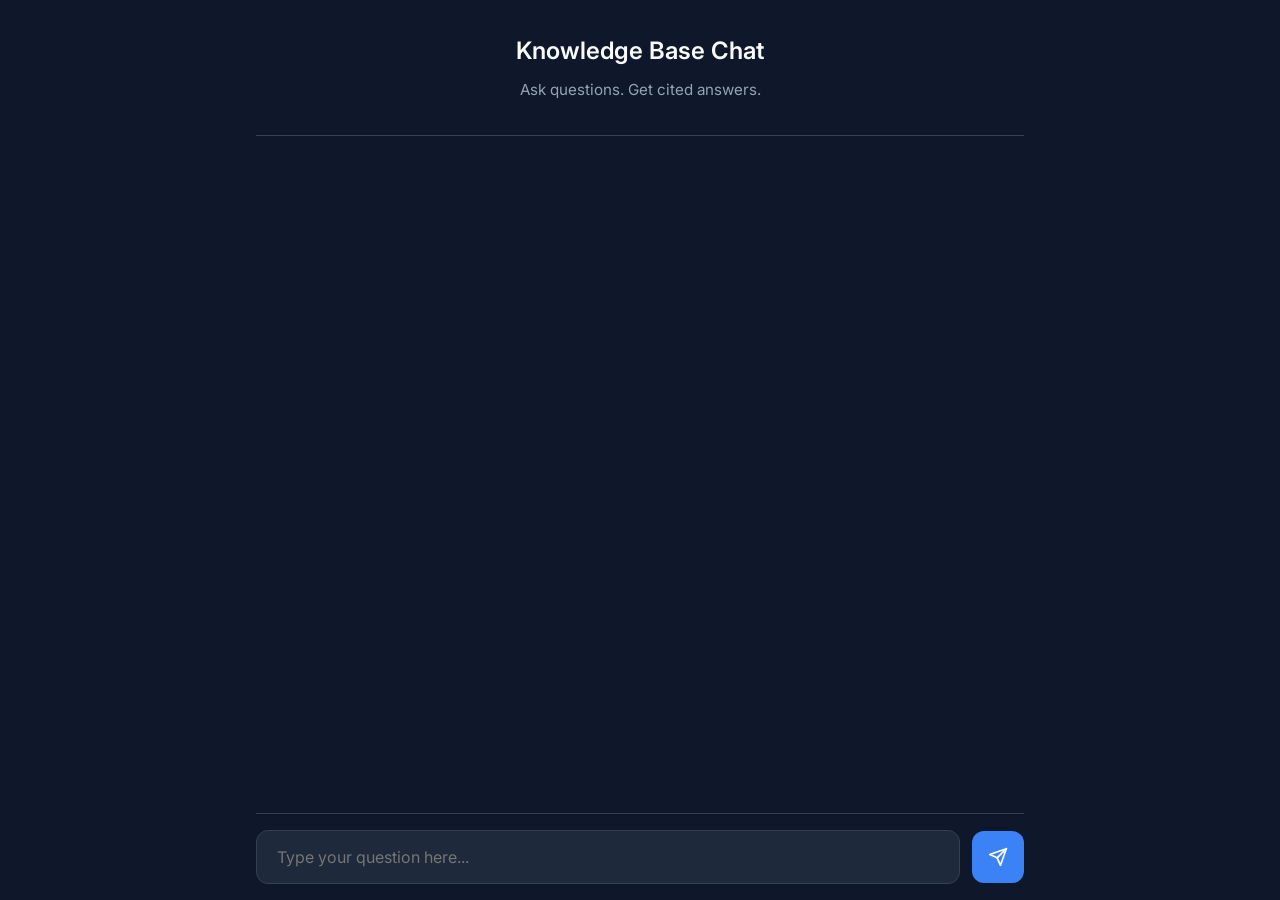
<file: static/index.html>
<!DOCTYPE html>
<html lang="en">
<head>
    <meta charset="UTF-8">
    <meta name="viewport" content="width=device-width, initial-scale=1.0">
    <title>Cost-Efficient RAG Chat</title>
    <link rel="stylesheet" href="style.css">
    <link href="https://fonts.googleapis.com/css2?family=Inter:wght@400;500;600&display=swap" rel="stylesheet">
</head>
<body>
    <div class="app-container">
        <header>
            <h1>Knowledge Base Chat</h1>
            <p>Ask questions. Get cited answers.</p>
        </header>

        <main id="chat-history">
            <!-- Chat history will be rendered here -->
        </main>

        <div class="input-area">
            <div id="loading-indicator" class="hidden">
                <div class="spinner"></div>
                <span>Retrieving and generating answer...</span>
            </div>
            <form id="chat-form">
                <input type="text" id="question-input" placeholder="Type your question here..." required autocomplete="off">
                <button type="submit" id="send-button">
                    <svg width="20" height="20" viewBox="0 0 24 24" fill="none" stroke="currentColor" stroke-width="2" stroke-linecap="round" stroke-linejoin="round">
                        <line x1="22" y1="2" x2="11" y2="13"></line>
                        <polygon points="22 2 15 22 11 13 2 9 22 2"></polygon>
                    </svg>
                </button>
            </form>
        </div>
    </div>
    <script src="app.js"></script>
</body>
</html>
</file>
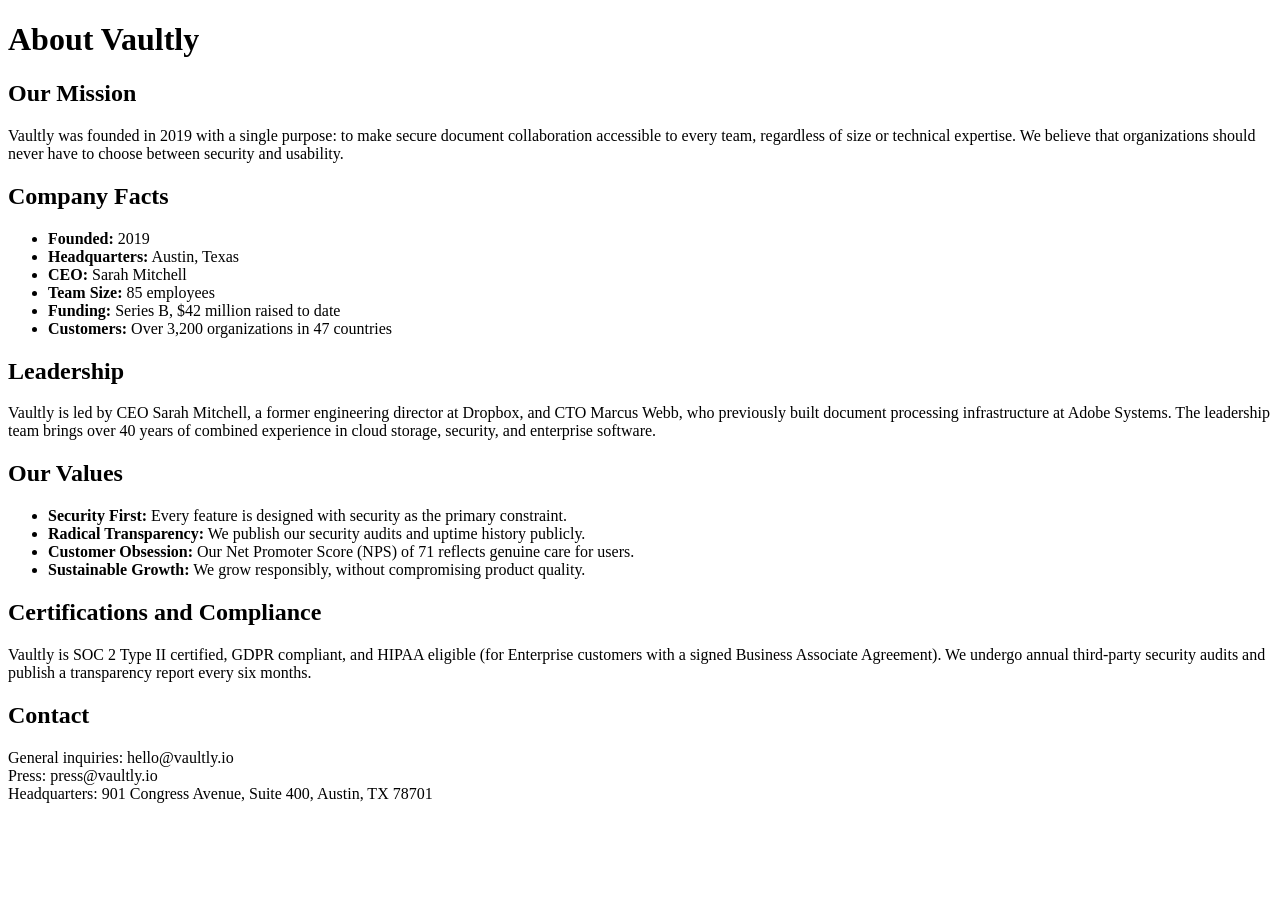
<file: data/company_overview.html>
﻿<!DOCTYPE html>
<html lang="en">
<head>
  <meta charset="UTF-8">
  <title>Vaultly - Company Overview</title>
</head>
<body>

<h1>About Vaultly</h1>

<h2>Our Mission</h2>
<p>
  Vaultly was founded in 2019 with a single purpose: to make secure document collaboration
  accessible to every team, regardless of size or technical expertise. We believe that
  organizations should never have to choose between security and usability.
</p>

<h2>Company Facts</h2>
<ul>
  <li><strong>Founded:</strong> 2019</li>
  <li><strong>Headquarters:</strong> Austin, Texas</li>
  <li><strong>CEO:</strong> Sarah Mitchell</li>
  <li><strong>Team Size:</strong> 85 employees</li>
  <li><strong>Funding:</strong> Series B, $42 million raised to date</li>
  <li><strong>Customers:</strong> Over 3,200 organizations in 47 countries</li>
</ul>

<h2>Leadership</h2>
<p>
  Vaultly is led by CEO Sarah Mitchell, a former engineering director at Dropbox, and CTO
  Marcus Webb, who previously built document processing infrastructure at Adobe Systems.
  The leadership team brings over 40 years of combined experience in cloud storage, security,
  and enterprise software.
</p>

<h2>Our Values</h2>
<ul>
  <li><strong>Security First:</strong> Every feature is designed with security as the primary constraint.</li>
  <li><strong>Radical Transparency:</strong> We publish our security audits and uptime history publicly.</li>
  <li><strong>Customer Obsession:</strong> Our Net Promoter Score (NPS) of 71 reflects genuine care for users.</li>
  <li><strong>Sustainable Growth:</strong> We grow responsibly, without compromising product quality.</li>
</ul>

<h2>Certifications and Compliance</h2>
<p>
  Vaultly is SOC 2 Type II certified, GDPR compliant, and HIPAA eligible (for Enterprise
  customers with a signed Business Associate Agreement). We undergo annual third-party security
  audits and publish a transparency report every six months.
</p>

<h2>Contact</h2>
<p>
  General inquiries: hello@vaultly.io<br>
  Press: press@vaultly.io<br>
  Headquarters: 901 Congress Avenue, Suite 400, Austin, TX 78701
</p>

</body>
</html>
</file>
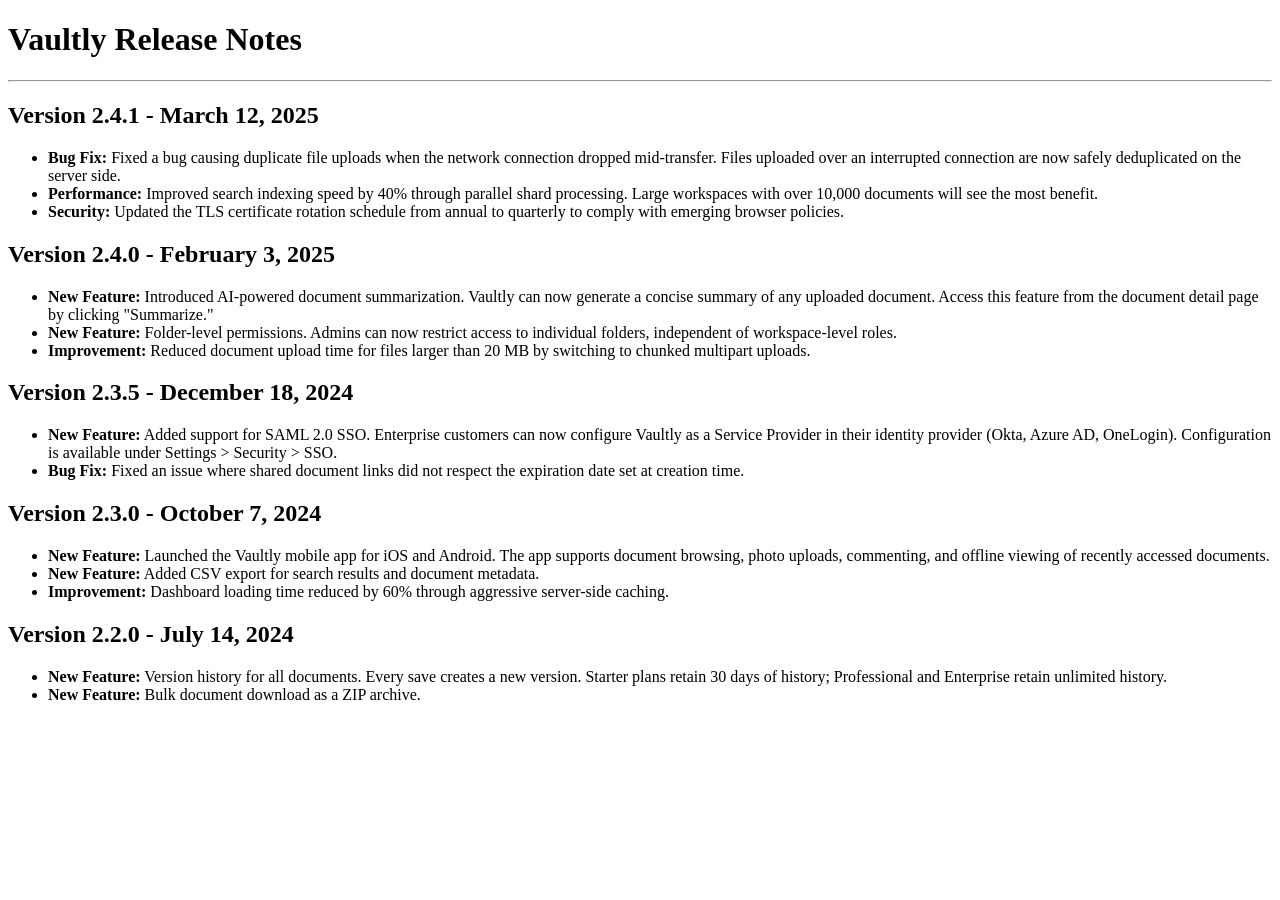
<file: data/release_notes.html>
﻿<!DOCTYPE html>
<html lang="en">
<head>
  <meta charset="UTF-8">
  <title>Vaultly - Release Notes</title>
</head>
<body>

<h1>Vaultly Release Notes</h1>

<hr>

<h2>Version 2.4.1 - March 12, 2025</h2>
<ul>
  <li><strong>Bug Fix:</strong> Fixed a bug causing duplicate file uploads when the network
      connection dropped mid-transfer. Files uploaded over an interrupted connection are now
      safely deduplicated on the server side.</li>
  <li><strong>Performance:</strong> Improved search indexing speed by 40% through parallel
      shard processing. Large workspaces with over 10,000 documents will see the most benefit.</li>
  <li><strong>Security:</strong> Updated the TLS certificate rotation schedule from annual to
      quarterly to comply with emerging browser policies.</li>
</ul>

<h2>Version 2.4.0 - February 3, 2025</h2>
<ul>
  <li><strong>New Feature:</strong> Introduced AI-powered document summarization. Vaultly can
      now generate a concise summary of any uploaded document. Access this feature from the
      document detail page by clicking "Summarize."</li>
  <li><strong>New Feature:</strong> Folder-level permissions. Admins can now restrict access
      to individual folders, independent of workspace-level roles.</li>
  <li><strong>Improvement:</strong> Reduced document upload time for files larger than 20 MB
      by switching to chunked multipart uploads.</li>
</ul>

<h2>Version 2.3.5 - December 18, 2024</h2>
<ul>
  <li><strong>New Feature:</strong> Added support for SAML 2.0 SSO. Enterprise customers can
      now configure Vaultly as a Service Provider in their identity provider (Okta, Azure AD,
      OneLogin). Configuration is available under Settings &gt; Security &gt; SSO.</li>
  <li><strong>Bug Fix:</strong> Fixed an issue where shared document links did not respect the
      expiration date set at creation time.</li>
</ul>

<h2>Version 2.3.0 - October 7, 2024</h2>
<ul>
  <li><strong>New Feature:</strong> Launched the Vaultly mobile app for iOS and Android.
      The app supports document browsing, photo uploads, commenting, and offline viewing
      of recently accessed documents.</li>
  <li><strong>New Feature:</strong> Added CSV export for search results and document metadata.</li>
  <li><strong>Improvement:</strong> Dashboard loading time reduced by 60% through aggressive
      server-side caching.</li>
</ul>

<h2>Version 2.2.0 - July 14, 2024</h2>
<ul>
  <li><strong>New Feature:</strong> Version history for all documents. Every save creates a
      new version. Starter plans retain 30 days of history; Professional and Enterprise
      retain unlimited history.</li>
  <li><strong>New Feature:</strong> Bulk document download as a ZIP archive.</li>
</ul>

</body>
</html>
</file>
<file: static/style.css>
:root {
    --bg-color: #0f172a;
    --surface-color: #1e293b;
    --primary-color: #3b82f6;
    --primary-hover: #2563eb;
    --text-main: #f8fafc;
    --text-muted: #94a3b8;
    --border-color: #334155;
    --font-family: 'Inter', sans-serif;
    --border-radius: 12px;
}

* {
    box-sizing: border-box;
    margin: 0;
    padding: 0;
}

body {
    font-family: var(--font-family);
    background-color: var(--bg-color);
    color: var(--text-main);
    line-height: 1.6;
    display: flex;
    justify-content: center;
    height: 100vh;
}

.app-container {
    width: 100%;
    max-width: 800px;
    display: flex;
    flex-direction: column;
    height: 100vh;
    padding: 1rem;
}

header {
    text-align: center;
    padding: 1rem 0 2rem;
    border-bottom: 1px solid var(--border-color);
    margin-bottom: 1rem;
}

header h1 {
    font-size: 1.5rem;
    font-weight: 600;
    margin-bottom: 0.5rem;
}

header p {
    color: var(--text-muted);
    font-size: 0.95rem;
}

main {
    flex: 1;
    overflow-y: auto;
    display: flex;
    flex-direction: column;
    gap: 1.5rem;
    padding-right: 0.5rem;
}

/* Scrollbar styles */
main::-webkit-scrollbar {
    width: 6px;
}
main::-webkit-scrollbar-track {
    background: transparent;
}
main::-webkit-scrollbar-thumb {
    background-color: var(--border-color);
    border-radius: 10px;
}

.chat-pair {
    display: flex;
    flex-direction: column;
    gap: 1rem;
}

.question-bubble {
    align-self: flex-end;
    background-color: var(--primary-color);
    color: white;
    padding: 0.75rem 1.25rem;
    border-radius: 18px 18px 0px 18px;
    max-width: 85%;
    font-size: 1rem;
}

.answer-card {
    align-self: flex-start;
    background-color: var(--surface-color);
    border: 1px solid var(--border-color);
    padding: 1.25rem;
    border-radius: 18px 18px 18px 0px;
    max-width: 95%;
    display: flex;
    flex-direction: column;
    gap: 1rem;
}

.answer-text {
    font-size: 1rem;
    white-space: pre-wrap;
}

.no-context {
    color: #ef4444;
    font-style: italic;
}

.sources-container {
    background-color: rgba(0, 0, 0, 0.2);
    padding: 0.75rem;
    border-radius: 8px;
    font-size: 0.85rem;
}

.sources-container h4 {
    color: var(--text-muted);
    margin-bottom: 0.5rem;
    font-size: 0.75rem;
    text-transform: uppercase;
    letter-spacing: 0.05em;
}

.sources-list {
    list-style: none;
    display: flex;
    flex-direction: column;
    gap: 0.4rem;
}

.source-item {
    color: #cbd5e1;
    display: flex;
    align-items: center;
    gap: 0.5rem;
}

.source-badge {
    background-color: var(--border-color);
    color: var(--text-muted);
    padding: 0.1rem 0.4rem;
    border-radius: 4px;
    font-size: 0.75rem;
    font-weight: 500;
}

.stats-row {
    display: flex;
    flex-wrap: wrap;
    gap: 0.75rem;
    font-size: 0.75rem;
    color: var(--text-muted);
    border-top: 1px solid var(--border-color);
    padding-top: 0.75rem;
}

.stat-item {
    display: flex;
    align-items: center;
    gap: 0.3rem;
}

.stat-item strong {
    color: var(--text-main);
}

.input-area {
    margin-top: 1rem;
    padding-top: 1rem;
    border-top: 1px solid var(--border-color);
    position: relative;
}

#chat-form {
    display: flex;
    gap: 0.75rem;
    align-items: center;
}

#question-input {
    flex: 1;
    background-color: var(--surface-color);
    border: 1px solid var(--border-color);
    color: var(--text-main);
    padding: 1rem 1.25rem;
    border-radius: var(--border-radius);
    font-size: 1rem;
    font-family: var(--font-family);
    transition: border-color 0.2s, box-shadow 0.2s;
}

#question-input:focus {
    outline: none;
    border-color: var(--primary-color);
    box-shadow: 0 0 0 2px rgba(59, 130, 246, 0.2);
}

#send-button {
    background-color: var(--primary-color);
    color: white;
    border: none;
    width: 3.25rem;
    height: 3.25rem;
    border-radius: var(--border-radius);
    display: flex;
    align-items: center;
    justify-content: center;
    cursor: pointer;
    transition: background-color 0.2s;
}

#send-button:hover {
    background-color: var(--primary-hover);
}

#send-button:disabled {
    background-color: var(--border-color);
    color: var(--text-muted);
    cursor: not-allowed;
}

#loading-indicator {
    display: flex;
    align-items: center;
    gap: 0.75rem;
    font-size: 0.85rem;
    color: var(--text-muted);
    position: absolute;
    top: -2rem;
    left: 0;
    transition: opacity 0.2s;
}

#loading-indicator.hidden {
    opacity: 0;
    pointer-events: none;
}

.spinner {
    width: 16px;
    height: 16px;
    border: 2px solid var(--border-color);
    border-top-color: var(--primary-color);
    border-radius: 50%;
    animation: spin 1s linear infinite;
}

@keyframes spin {
    to { transform: rotate(360deg); }
}
</file>
